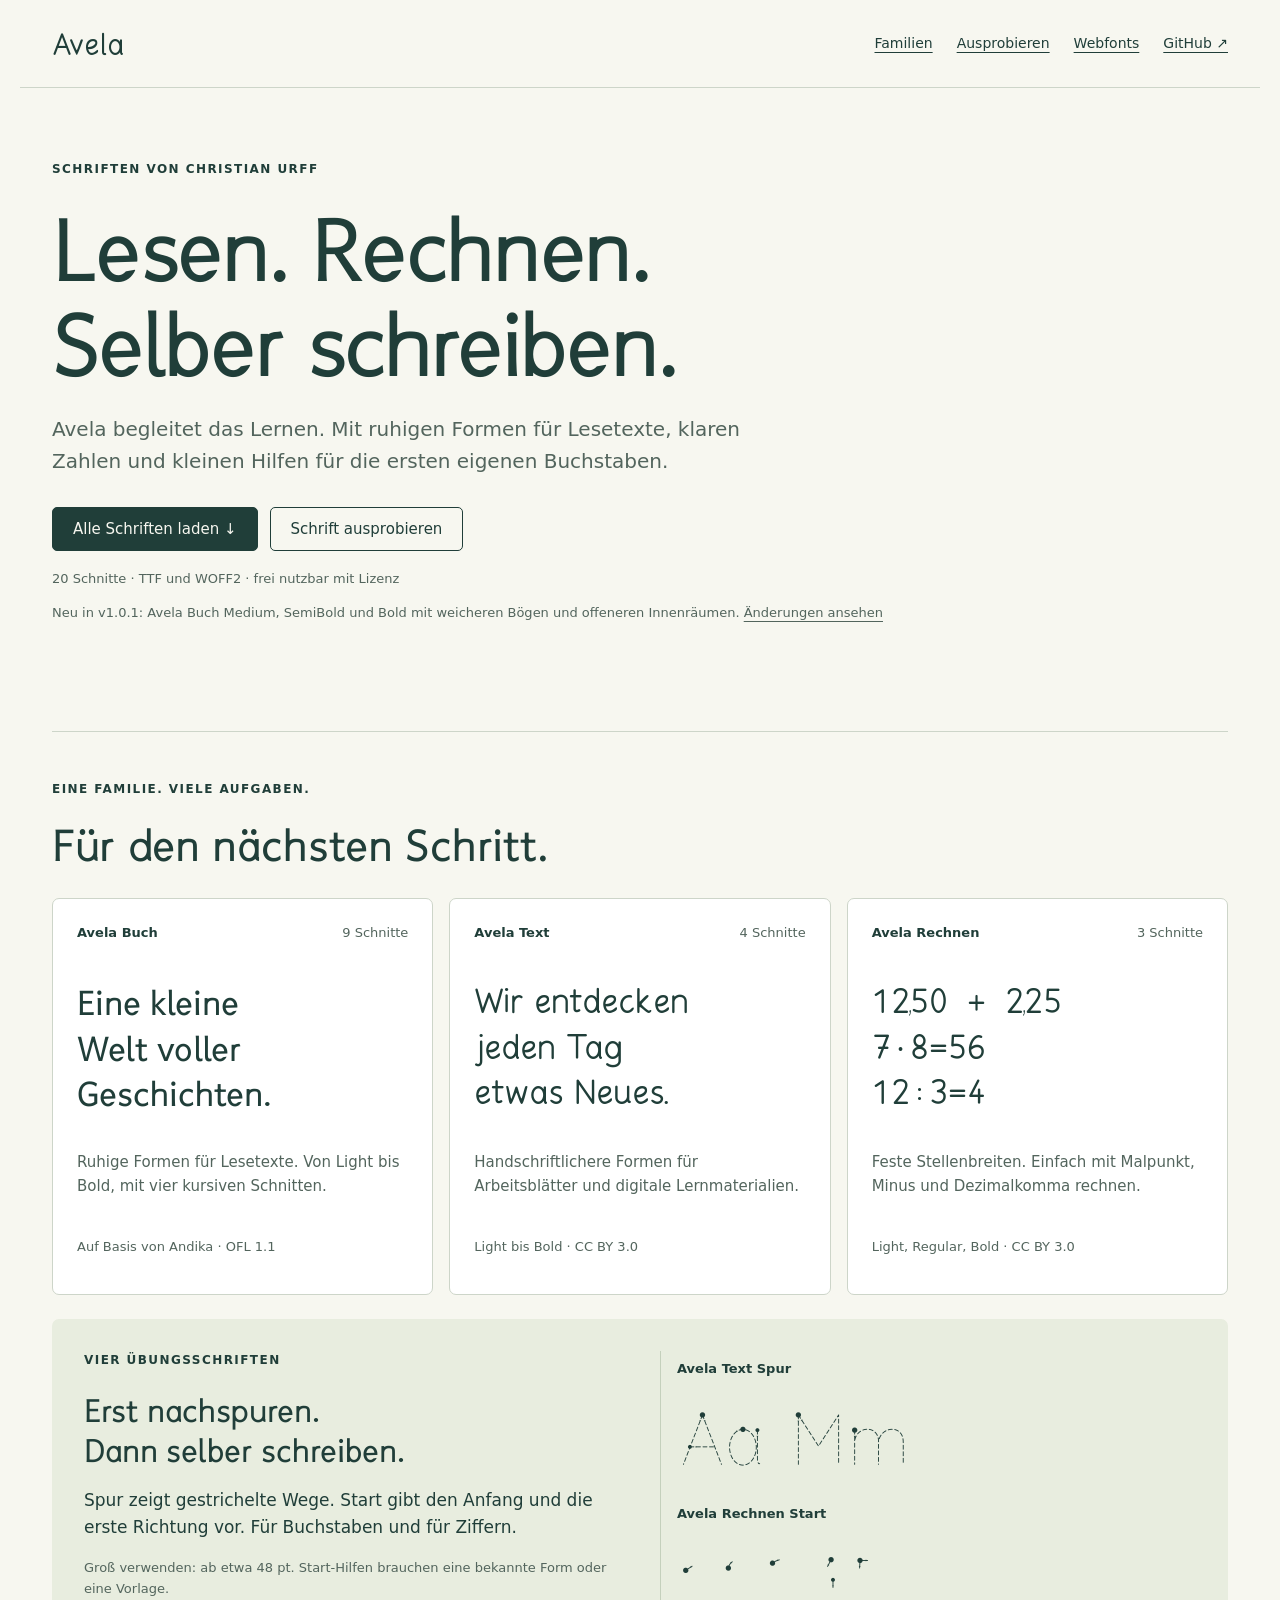
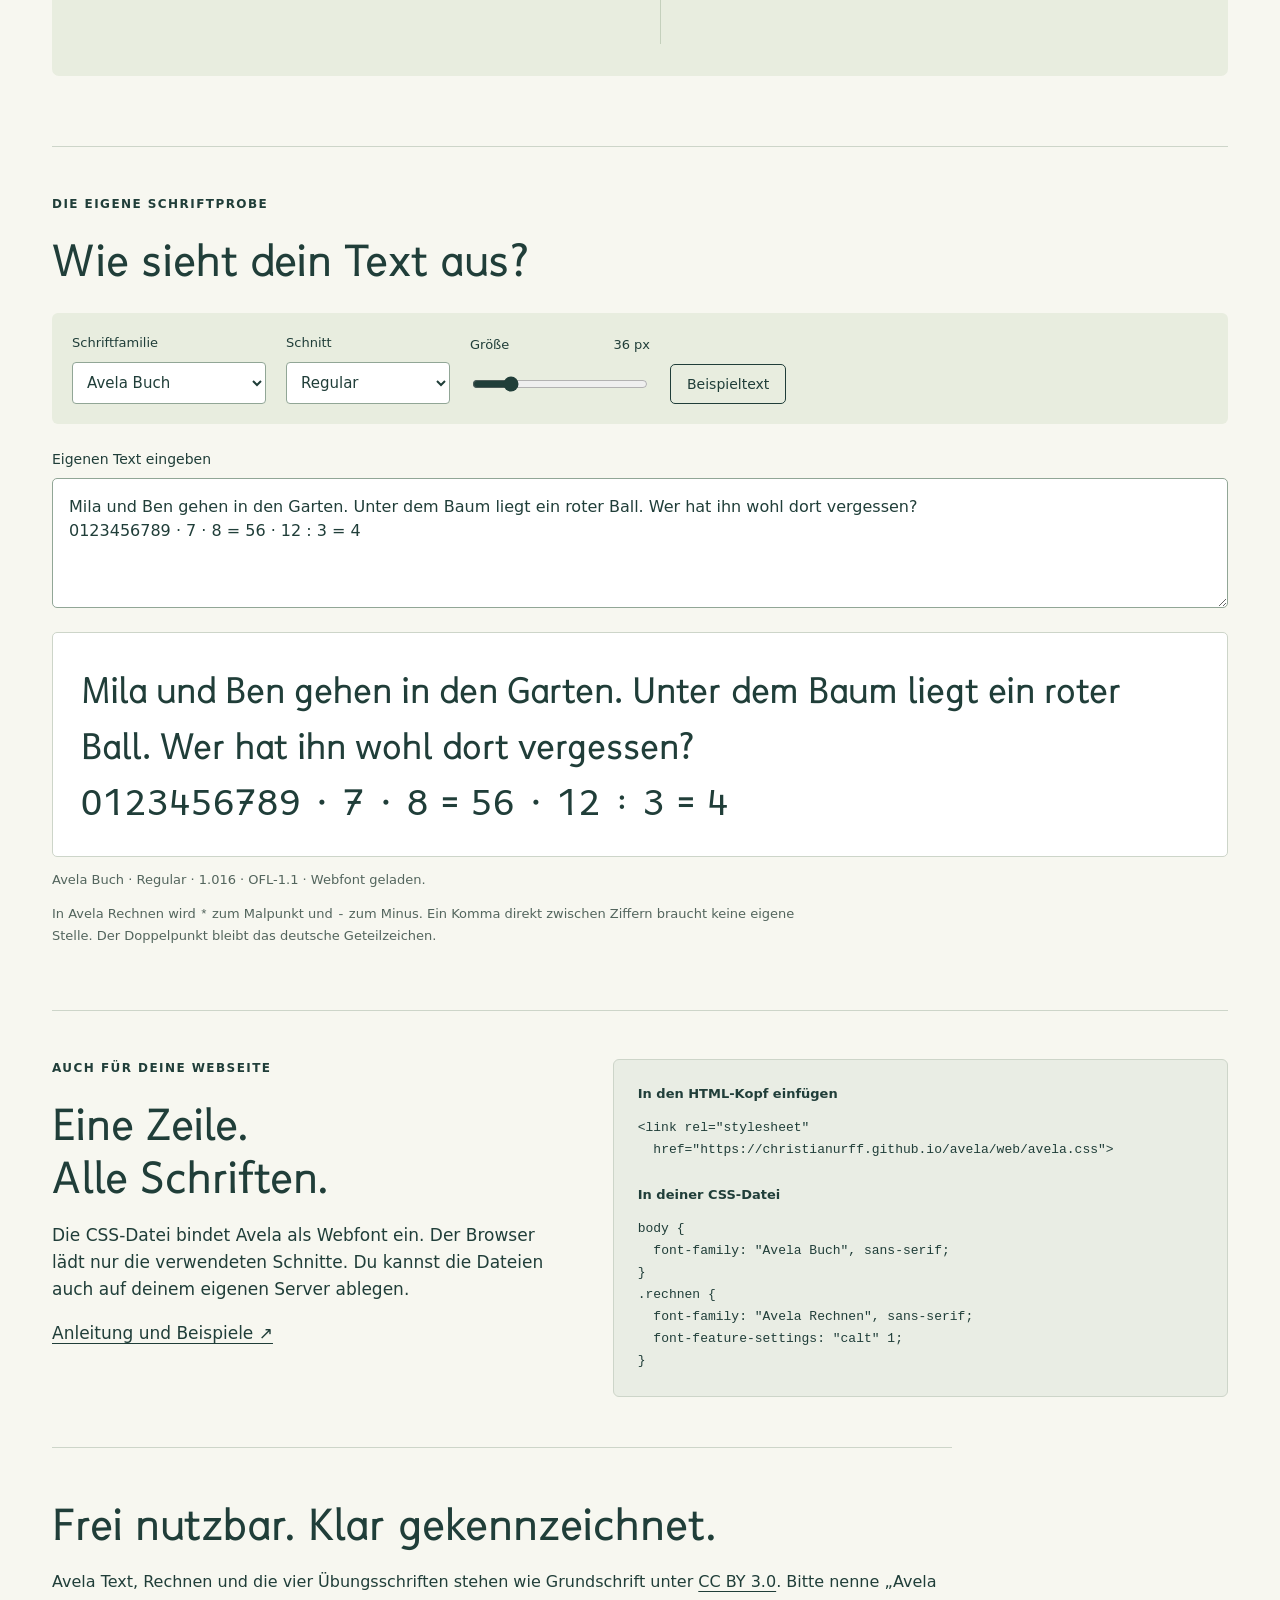
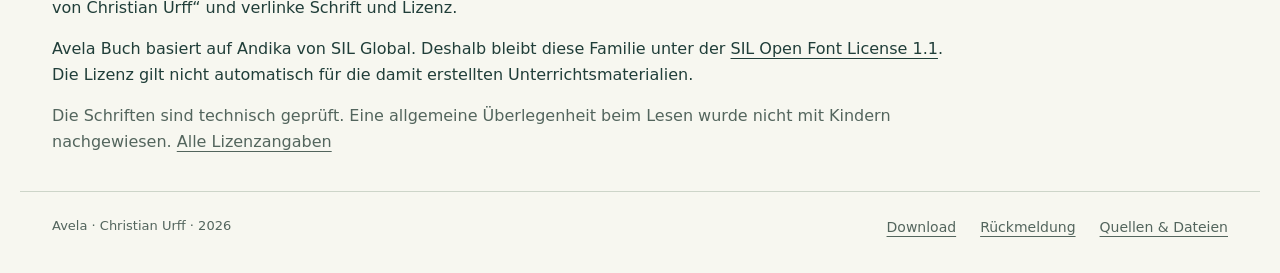
<file: index.html>
<!doctype html>
<html lang="de">
<head>
  <meta charset="utf-8">
  <meta name="viewport" content="width=device-width, initial-scale=1">
  <meta name="description" content="Avela von Christian Urff: freie Schriften für Lesetexte, Lernmaterial, Mathematik und Schreibübungen. Als TTF und Webfont.">
  <title>Avela · Schriften zum Lernen</title>
  <link rel="stylesheet" href="web/avela.css?v=1.0.1">
  <link rel="stylesheet" href="site.css">
  <script src="site.js?v=1.0.1" defer></script>
</head>
<body>
  <a class="skip" href="#probe">Zur Schriftprobe</a>
  <header><a class="brand" href="#">Avela</a><nav aria-label="Hauptnavigation"><a href="#familien">Familien</a><a href="#probe">Ausprobieren</a><a href="#web">Webfonts</a><a href="https://github.com/christianurff/avela">GitHub ↗</a></nav></header>
  <main>
    <section class="hero">
      <p class="eyebrow">Schriften von Christian Urff</p>
      <h1>Lesen. Rechnen.<br>Selber schreiben.</h1>
      <p class="intro">Avela begleitet das Lernen. Mit ruhigen Formen für Lesetexte, klaren Zahlen und kleinen Hilfen für die ersten eigenen Buchstaben.</p>
      <div class="actions"><a class="button primary" href="https://github.com/christianurff/avela/releases/latest">Alle Schriften laden ↓</a><a class="button" href="#probe">Schrift ausprobieren</a></div>
      <p class="meta">20 Schnitte · TTF und WOFF2 · frei nutzbar mit Lizenz</p>
      <p class="meta">Neu in v1.0.1: Avela Buch Medium, SemiBold und Bold mit weicheren Bögen und offeneren Innenräumen. <a href="https://github.com/christianurff/avela/blob/main/CHANGELOG.md">Änderungen ansehen</a></p>
    </section>
    <section id="familien" aria-labelledby="familien-title">
      <div class="section-head"><p class="eyebrow">Eine Familie. Viele Aufgaben.</p><h2 id="familien-title">Für den nächsten Schritt.</h2></div>
      <div class="cards">
        <article><p class="label">Avela Buch <span>9 Schnitte</span></p><p class="example book">Eine kleine<br>Welt voller<br>Geschichten.</p><p>Ruhige Formen für Lesetexte. Von Light bis Bold, mit vier kursiven Schnitten.</p><p class="license">Auf Basis von Andika · OFL 1.1</p></article>
        <article><p class="label">Avela Text <span>4 Schnitte</span></p><p class="example text">Wir entdecken<br>jeden Tag<br>etwas Neues.</p><p>Handschriftlichere Formen für Arbeitsblätter und digitale Lernmaterialien.</p><p class="license">Light bis Bold · CC BY 3.0</p></article>
        <article><p class="label">Avela Rechnen <span>3 Schnitte</span></p><p class="example math">12,50 + 2,25<br>7*8=56<br>12:3=4</p><p>Feste Stellenbreiten. Einfach mit Malpunkt, Minus und Dezimalkomma rechnen.</p><p class="license">Light, Regular, Bold · CC BY 3.0</p></article>
      </div>
      <div class="practice-panel"><div><p class="eyebrow">Vier Übungsschriften</p><h3>Erst nachspuren.<br>Dann selber schreiben.</h3><p>Spur zeigt gestrichelte Wege. Start gibt den Anfang und die erste Richtung vor. Für Buchstaben und für Ziffern.</p><p class="meta">Groß verwenden: ab etwa 48 pt. Start-Hilfen brauchen eine bekannte Form oder eine Vorlage.</p></div><div class="practice-examples"><p class="label">Avela Text Spur</p><p class="trace">Aa Mm</p><p class="label">Avela Rechnen Start</p><p class="start">12345</p></div></div>
    </section>
    <section id="probe" aria-labelledby="probe-title">
      <div class="section-head"><p class="eyebrow">Die eigene Schriftprobe</p><h2 id="probe-title">Wie sieht dein Text aus?</h2></div>
      <div class="controls">
        <label>Schriftfamilie<select id="family"><option>Avela Buch</option><option>Avela Text</option><option>Avela Rechnen</option><option>Avela Text Spur</option><option>Avela Text Start</option><option>Avela Rechnen Spur</option><option>Avela Rechnen Start</option></select></label>
        <label>Schnitt<select id="style"><option value="Regular">Regular</option></select></label>
        <label class="size-label">Größe <output id="size-label" for="size">36 px</output><input id="size" type="range" min="18" max="110" value="36"></label>
        <button id="reset" type="button">Beispieltext</button>
      </div>
      <label class="input-label" for="sample">Eigenen Text eingeben</label>
      <textarea id="sample" rows="4" spellcheck="false">Mila und Ben gehen in den Garten. Unter dem Baum liegt ein roter Ball. Wer hat ihn wohl dort vergessen?
0123456789 · 7 · 8 = 56 · 12 : 3 = 4</textarea>
      <div class="sample-output" id="output" aria-label="Schriftprobe"></div>
      <p class="meta" id="font-status" role="status">Die Schriftprobe wird geladen.</p>
      <p class="note">In Avela Rechnen wird <code>*</code> zum Malpunkt und <code>-</code> zum Minus. Ein Komma direkt zwischen Ziffern braucht keine eigene Stelle. Der Doppelpunkt bleibt das deutsche Geteilzeichen.</p>
    </section>
    <section id="web" class="web-section" aria-labelledby="web-title">
      <div><p class="eyebrow">Auch für deine Webseite</p><h2 id="web-title">Eine Zeile.<br>Alle Schriften.</h2><p>Die CSS-Datei bindet Avela als Webfont ein. Der Browser lädt nur die verwendeten Schnitte. Du kannst die Dateien auch auf deinem eigenen Server ablegen.</p><a href="https://github.com/christianurff/avela#direkt-als-webschrift-einbinden">Anleitung und Beispiele ↗</a></div>
      <div class="code-panel"><p class="label">In den HTML-Kopf einfügen</p><pre><code>&lt;link rel="stylesheet"
  href="https://christianurff.github.io/avela/web/avela.css"&gt;</code></pre><p class="label">In deiner CSS-Datei</p><pre><code>body {
  font-family: "Avela Buch", sans-serif;
}
.rechnen {
  font-family: "Avela Rechnen", sans-serif;
  font-feature-settings: "calt" 1;
}</code></pre></div>
    </section>
    <section class="license-section" id="lizenz"><h2>Frei nutzbar. Klar gekennzeichnet.</h2><p>Avela Text, Rechnen und die vier Übungsschriften stehen wie Grundschrift unter <a href="licenses/CC-BY-3.0.md">CC BY 3.0</a>. Bitte nenne „Avela von Christian Urff“ und verlinke Schrift und Lizenz.</p><p>Avela Buch basiert auf Andika von SIL Global. Deshalb bleibt diese Familie unter der <a href="licenses/OFL-1.1-Avela-Buch.txt">SIL Open Font License 1.1</a>. Die Lizenz gilt nicht automatisch für die damit erstellten Unterrichtsmaterialien.</p><p class="meta">Die Schriften sind technisch geprüft. Eine allgemeine Überlegenheit beim Lesen wurde nicht mit Kindern nachgewiesen. <a href="https://github.com/christianurff/avela/blob/main/LICENSE.md">Alle Lizenzangaben</a></p></section>
  </main>
  <footer><span>Avela · Christian Urff · 2026</span><div><a href="https://github.com/christianurff/avela/releases/latest">Download</a><a href="https://github.com/christianurff/avela/issues">Rückmeldung</a><a href="https://github.com/christianurff/avela">Quellen & Dateien</a></div></footer>
</body>
</html>
</file>
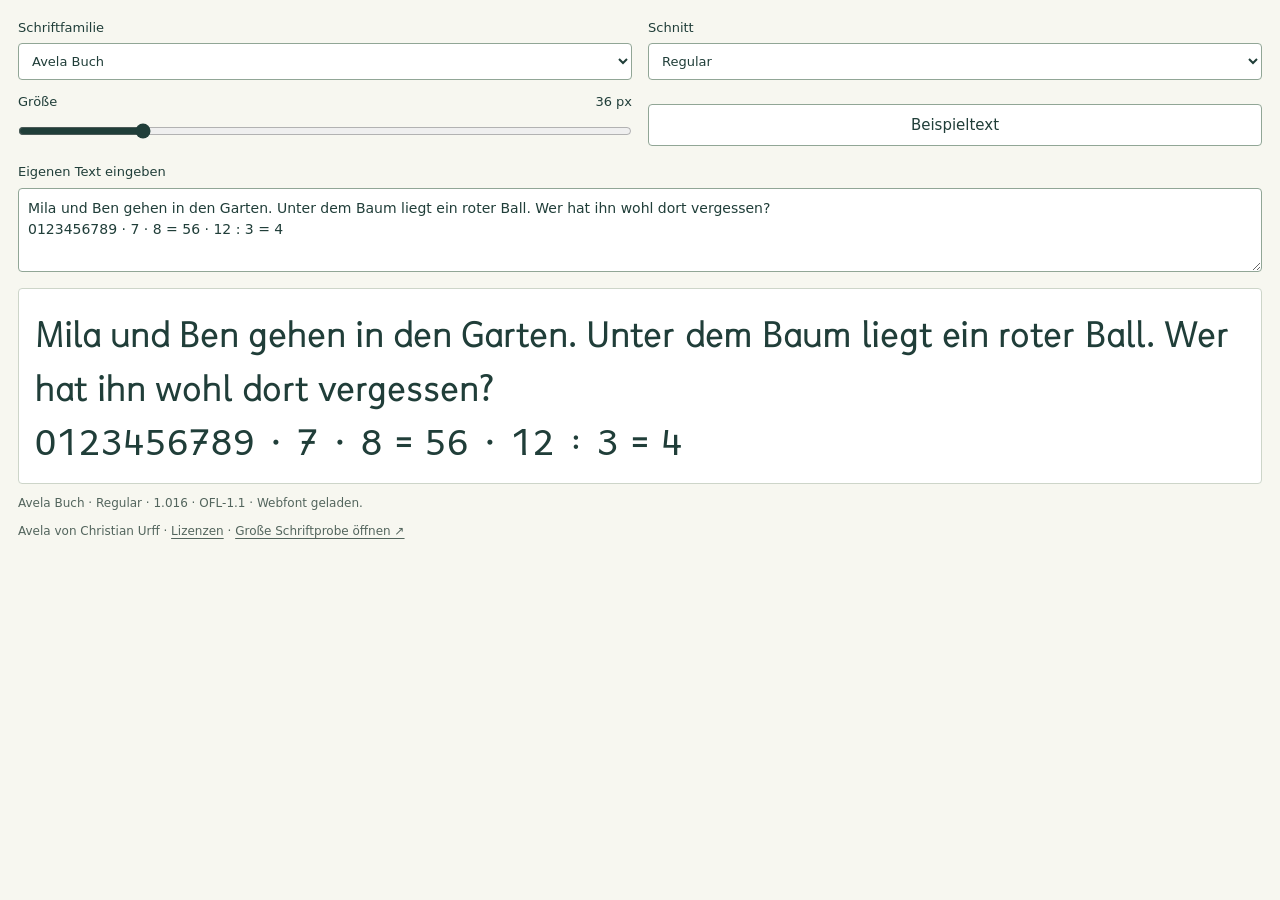
<file: embed.html>
<!doctype html>
<html lang="de">
<head>
  <meta charset="utf-8">
  <meta name="viewport" content="width=device-width, initial-scale=1">
  <meta name="robots" content="noindex">
  <title>Avela ausprobieren</title>
  <link rel="stylesheet" href="web/avela.css?v=1.0.1">
  <script src="site.js?v=1.0.1" defer></script>
  <style>
    *{box-sizing:border-box}body{margin:0;padding:18px;background:#f7f7f0;color:#203e39;font:15px/1.5 system-ui,sans-serif}.controls{display:grid;grid-template-columns:1fr 1fr;gap:12px 16px;align-items:end}label{display:flex;flex-direction:column;gap:5px;font-size:13px}select,button,textarea{font:inherit;color:inherit;background:white;border:1px solid #91a696;border-radius:4px;padding:9px;min-width:0}button{cursor:pointer}input{accent-color:#203e39}#size{width:100%;height:30px;margin:0}output{display:inline}.size-label>span{display:flex;justify-content:space-between}.input-label{margin-top:16px}textarea{display:block;width:100%;height:84px;resize:vertical;margin-top:6px;font-size:14px;line-height:1.5}#output{font-family:'Avela Buch',sans-serif;font-size:36px;line-height:1.5;white-space:pre-wrap;overflow-wrap:anywhere;font-synthesis:none;font-feature-settings:'calt' 1;background:white;border:1px solid #cdd5c9;border-radius:4px;padding:16px;margin-top:16px;min-height:160px;max-height:260px;overflow:auto}#font-status,.note{font-size:12px;color:#53655d;margin:10px 0 0}a{color:inherit;text-underline-offset:3px}:focus-visible{outline:3px solid #b66b34;outline-offset:3px}@media(max-width:400px){body{padding:12px}.controls{gap:10px}.controls select{font-size:13px;padding:8px}}
  </style>
</head>
<body>
  <div class="controls">
    <label>Schriftfamilie<select id="family"><option>Avela Buch</option><option>Avela Text</option><option>Avela Rechnen</option><option>Avela Text Spur</option><option>Avela Text Start</option><option>Avela Rechnen Spur</option><option>Avela Rechnen Start</option></select></label>
    <label>Schnitt<select id="style"><option value="Regular">Regular</option></select></label>
    <label class="size-label"><span>Größe <output id="size-label" for="size">36 px</output></span><input id="size" type="range" min="18" max="110" value="36"></label>
    <button id="reset" type="button">Beispieltext</button>
  </div>
  <label class="input-label" for="sample">Eigenen Text eingeben</label>
  <textarea id="sample" spellcheck="false">Mila und Ben gehen in den Garten. Unter dem Baum liegt ein roter Ball.
0123456789 · 12 : 3 = 4</textarea>
  <div id="output" aria-label="Schriftprobe"></div>
  <p id="font-status" role="status">Die Schriftprobe wird geladen.</p>
  <p class="note">Avela von Christian Urff · <a href="https://github.com/christianurff/avela/blob/main/LICENSE.md" target="_blank" rel="noopener">Lizenzen</a> · <a href="https://christianurff.github.io/avela/" target="_blank" rel="noopener">Große Schriftprobe öffnen ↗</a></p>
</body>
</html>
</file>
<file: web/avela.css>
/* Avela · Christian Urff · https://github.com/christianurff/avela
   Avela Buch: SIL Open Font License 1.1 (Andika derivative, SIL Global).
   Avela Text / Rechnen / Spur / Start: CC BY 3.0.
   License notices: ../LICENSE.md and ../licenses/ */
@font-face {
  font-family: "Avela Buch";
  src: url("AvelaBuch-BoldItalic.woff2") format("woff2");
  font-weight: 700;
  font-style: italic;
  font-display: swap;
}

@font-face {
  font-family: "Avela Buch";
  src: url("AvelaBuch-Italic.woff2") format("woff2");
  font-weight: 400;
  font-style: italic;
  font-display: swap;
}

@font-face {
  font-family: "Avela Buch";
  src: url("AvelaBuch-MediumItalic.woff2") format("woff2");
  font-weight: 500;
  font-style: italic;
  font-display: swap;
}

@font-face {
  font-family: "Avela Buch";
  src: url("AvelaBuch-Regular.woff2") format("woff2");
  font-weight: 400;
  font-style: normal;
  font-display: swap;
}

@font-face {
  font-family: "Avela Buch";
  src: url("AvelaBuch-SemiBoldItalic.woff2") format("woff2");
  font-weight: 600;
  font-style: italic;
  font-display: swap;
}

@font-face {
  font-family: "Avela Buch";
  src: url("AvelaBuch-Light.woff2") format("woff2");
  font-weight: 300;
  font-style: normal;
  font-display: swap;
}

@font-face {
  font-family: "Avela Text";
  src: url("AvelaText-Bold.woff2") format("woff2");
  font-weight: 700;
  font-style: normal;
  font-display: swap;
}

@font-face {
  font-family: "Avela Text";
  src: url("AvelaText-Medium.woff2") format("woff2");
  font-weight: 550;
  font-style: normal;
  font-display: swap;
}

@font-face {
  font-family: "Avela Text";
  src: url("AvelaText-Regular.woff2") format("woff2");
  font-weight: 400;
  font-style: normal;
  font-display: swap;
}

@font-face {
  font-family: "Avela Text";
  src: url("AvelaText-Light.woff2") format("woff2");
  font-weight: 300;
  font-style: normal;
  font-display: swap;
}

@font-face {
  font-family: "Avela Rechnen";
  src: url("AvelaRechnen-Bold.woff2") format("woff2");
  font-weight: 700;
  font-style: normal;
  font-display: swap;
}

@font-face {
  font-family: "Avela Rechnen";
  src: url("AvelaRechnen-Regular.woff2") format("woff2");
  font-weight: 400;
  font-style: normal;
  font-display: swap;
}

@font-face {
  font-family: "Avela Rechnen";
  src: url("AvelaRechnen-Light.woff2") format("woff2");
  font-weight: 300;
  font-style: normal;
  font-display: swap;
}

@font-face {
  font-family: "Avela Buch";
  src: url("AvelaBuch-Bold.woff2?v=1.017") format("woff2");
  font-weight: 700;
  font-style: normal;
  font-display: swap;
}

@font-face {
  font-family: "Avela Buch";
  src: url("AvelaBuch-Medium.woff2?v=1.017") format("woff2");
  font-weight: 500;
  font-style: normal;
  font-display: swap;
}

@font-face {
  font-family: "Avela Buch";
  src: url("AvelaBuch-SemiBold.woff2?v=1.017") format("woff2");
  font-weight: 600;
  font-style: normal;
  font-display: swap;
}

@font-face {
  font-family: "Avela Rechnen Spur";
  src: url("AvelaRechnenSpur-Regular.woff2") format("woff2");
  font-weight: 400;
  font-style: normal;
  font-display: swap;
}

@font-face {
  font-family: "Avela Rechnen Start";
  src: url("AvelaRechnenStart-Regular.woff2") format("woff2");
  font-weight: 400;
  font-style: normal;
  font-display: swap;
}

@font-face {
  font-family: "Avela Text Spur";
  src: url("AvelaTextSpur-Regular.woff2") format("woff2");
  font-weight: 400;
  font-style: normal;
  font-display: swap;
}

@font-face {
  font-family: "Avela Text Start";
  src: url("AvelaTextStart-Regular.woff2") format("woff2");
  font-weight: 400;
  font-style: normal;
  font-display: swap;
}
</file>
<file: site.css>
/* Site design: Christian Urff · CC BY 3.0; font licenses: LICENSE.md */
:root{color-scheme:light;--ink:#203e39;--muted:#53655d;--paper:#f7f7f0;--line:#cdd5c9;--accent:#e8eddf}
*{box-sizing:border-box}html{scroll-behavior:smooth;scroll-padding-top:24px}body{margin:0;background:var(--paper);color:var(--ink);font:17px/1.6 system-ui,sans-serif}a{color:inherit;text-underline-offset:4px}a:hover{text-decoration-thickness:2px}header,main,footer{max-width:1240px;margin:auto}header{padding:24px 32px;display:flex;justify-content:space-between;align-items:center;border-bottom:1px solid var(--line);gap:24px}.brand{font:400 30px 'Avela Text',sans-serif;text-decoration:none}nav,footer div{display:flex;gap:24px;flex-wrap:wrap;font-size:14px}main{padding:0 32px}.hero{padding:72px 0 64px;max-width:1000px}.eyebrow{text-transform:uppercase;letter-spacing:.12em;font-size:12px;font-weight:650;margin:0 0 18px}.hero h1{font:400 clamp(48px,7.2vw,88px)/1.08 'Avela Buch',sans-serif;letter-spacing:-.025em;margin:0 0 26px}.intro{max-width:720px;font-size:20px;line-height:1.6;color:var(--muted)}.actions{display:flex;gap:12px;flex-wrap:wrap;margin:30px 0 18px}.button,button{border:1px solid var(--ink);border-radius:5px;padding:12px 20px;font:500 15px system-ui;text-decoration:none;background:transparent;color:var(--ink);cursor:pointer}.primary{background:var(--ink);color:var(--paper)}.button:hover,button:hover{background:var(--accent)}.primary:hover{background:#315a50}.meta,.note,.license{font-size:13px;color:var(--muted)}section{scroll-margin-top:24px}section+section{border-top:1px solid var(--line);padding-top:48px;margin-top:30px;padding-bottom:20px}.section-head{margin-bottom:28px}h2{font:400 clamp(30px,4vw,44px)/1.2 'Avela Buch',sans-serif;margin:0 0 20px}h3{font:400 32px/1.25 'Avela Buch',sans-serif;margin:12px 0 18px}.cards{display:grid;grid-template-columns:repeat(3,minmax(0,1fr));gap:16px}.cards article{padding:24px;background:white;border:1px solid var(--line);border-radius:7px}.label{font-size:13px;font-weight:600;margin:0 0 20px}.label span{float:right;color:var(--muted);font-weight:400}.example{font-size:clamp(25px,2.8vw,34px);line-height:1.35;margin:34px 0;min-height:138px;font-synthesis:none}.book{font-family:'Avela Buch',sans-serif}.text{font-family:'Avela Text',sans-serif}.math{font-family:'Avela Rechnen',sans-serif;font-feature-settings:'calt' 1}.cards article>p:not(.label):not(.example):not(.license){font-size:15px;min-height:72px;color:var(--muted)}.practice-panel{display:grid;grid-template-columns:1fr 1fr;gap:40px;background:var(--accent);border-radius:7px;margin:24px 0 20px;padding:32px}.practice-panel>div>p:not(.eyebrow):not(.meta){max-width:48ch}.practice-examples{padding:8px 16px;border-left:1px solid #c4d0bc}.practice-examples .label{margin-bottom:5px}.trace{font:400 76px/1.4 'Avela Text Spur',sans-serif;margin:0 0 12px;font-synthesis:none}.start{font:400 76px/1.4 'Avela Rechnen Start',sans-serif;margin:0;font-synthesis:none}.controls{display:flex;gap:20px;flex-wrap:wrap;align-items:end;padding:20px;background:var(--accent);border-radius:6px}.controls label{display:flex;flex-direction:column;gap:8px;font-size:13px;font-weight:500}.controls select{background:white;border:1px solid #91a696;border-radius:4px;padding:10px;font:15px system-ui;color:var(--ink);min-width:130px}.size-label{position:relative;min-width:180px}.size-label output{position:absolute;right:0;font-weight:400}.size-label input{height:36px;accent-color:var(--ink)}button{padding:11px 16px;font-size:14px}.input-label{display:block;margin:24px 0 8px;font-size:14px}textarea{display:block;resize:vertical;width:100%;padding:16px;border:1px solid #91a696;border-radius:5px;font:16px/1.5 system-ui;color:var(--ink);background:white}.sample-output{margin-top:24px;padding:28px;background:white;border:1px solid var(--line);border-radius:5px;white-space:pre-wrap;overflow-wrap:anywhere;font-family:'Avela Buch',sans-serif;font-size:36px;line-height:1.55;font-feature-settings:'calt' 1;font-kerning:normal;font-synthesis:none;min-height:180px}.note{max-width:90ch}.web-section{display:grid;grid-template-columns:1fr 1.2fr;gap:48px;align-items:start}.web-section>div>p{max-width:46ch}.code-panel{background:#e9ede4;border:1px solid var(--line);padding:24px;border-radius:6px}.code-panel .label{margin-bottom:12px}pre{white-space:pre-wrap;overflow-wrap:anywhere;font-size:13px;line-height:1.7;margin:0 0 24px}pre:last-child{margin-bottom:0}.license-section{max-width:900px}.license-section p{font-size:16px}footer{border-top:1px solid var(--line);padding:24px 32px 36px;display:flex;justify-content:space-between;gap:24px;font-size:13px;color:var(--muted)}:focus-visible{outline:3px solid #b66b34;outline-offset:4px}.skip{position:fixed;left:16px;top:-100px;background:white;padding:12px;z-index:2}.skip:focus{top:16px}
@media(max-width:860px){.cards{grid-template-columns:1fr}.example{font-size:34px;min-height:0;margin:24px 0}.cards article>p:not(.label):not(.example):not(.license){min-height:0}.practice-panel,.web-section{grid-template-columns:1fr;gap:24px}.practice-examples{border-left:0;border-top:1px solid #c4d0bc;padding:20px 0 0}.hero{padding:48px 0}header{align-items:start}nav{gap:12px 20px;justify-content:end}.controls{gap:16px}.trace,.start{font-size:68px}}
@media(max-width:520px){header,main,footer{padding-left:20px;padding-right:20px}header{gap:16px}nav{font-size:12px;max-width:220px}.hero h1{font-size:45px}.intro{font-size:18px}.practice-panel{padding:24px}.sample-output{padding:20px}.controls label{flex:1}.controls select{width:100%}footer{flex-direction:column}.start,.trace{font-size:62px}.button{padding:12px 16px}}
@media(prefers-reduced-motion:reduce){html{scroll-behavior:auto}}
@media print{header,footer,.controls,.input-label,textarea,.hero,#familien,#web,.license-section,.note{display:none!important}main{padding:0}#probe{border:0;margin:0;padding:0}.sample-output{border:0;padding:0}body{background:white;color:black}}
</file>
